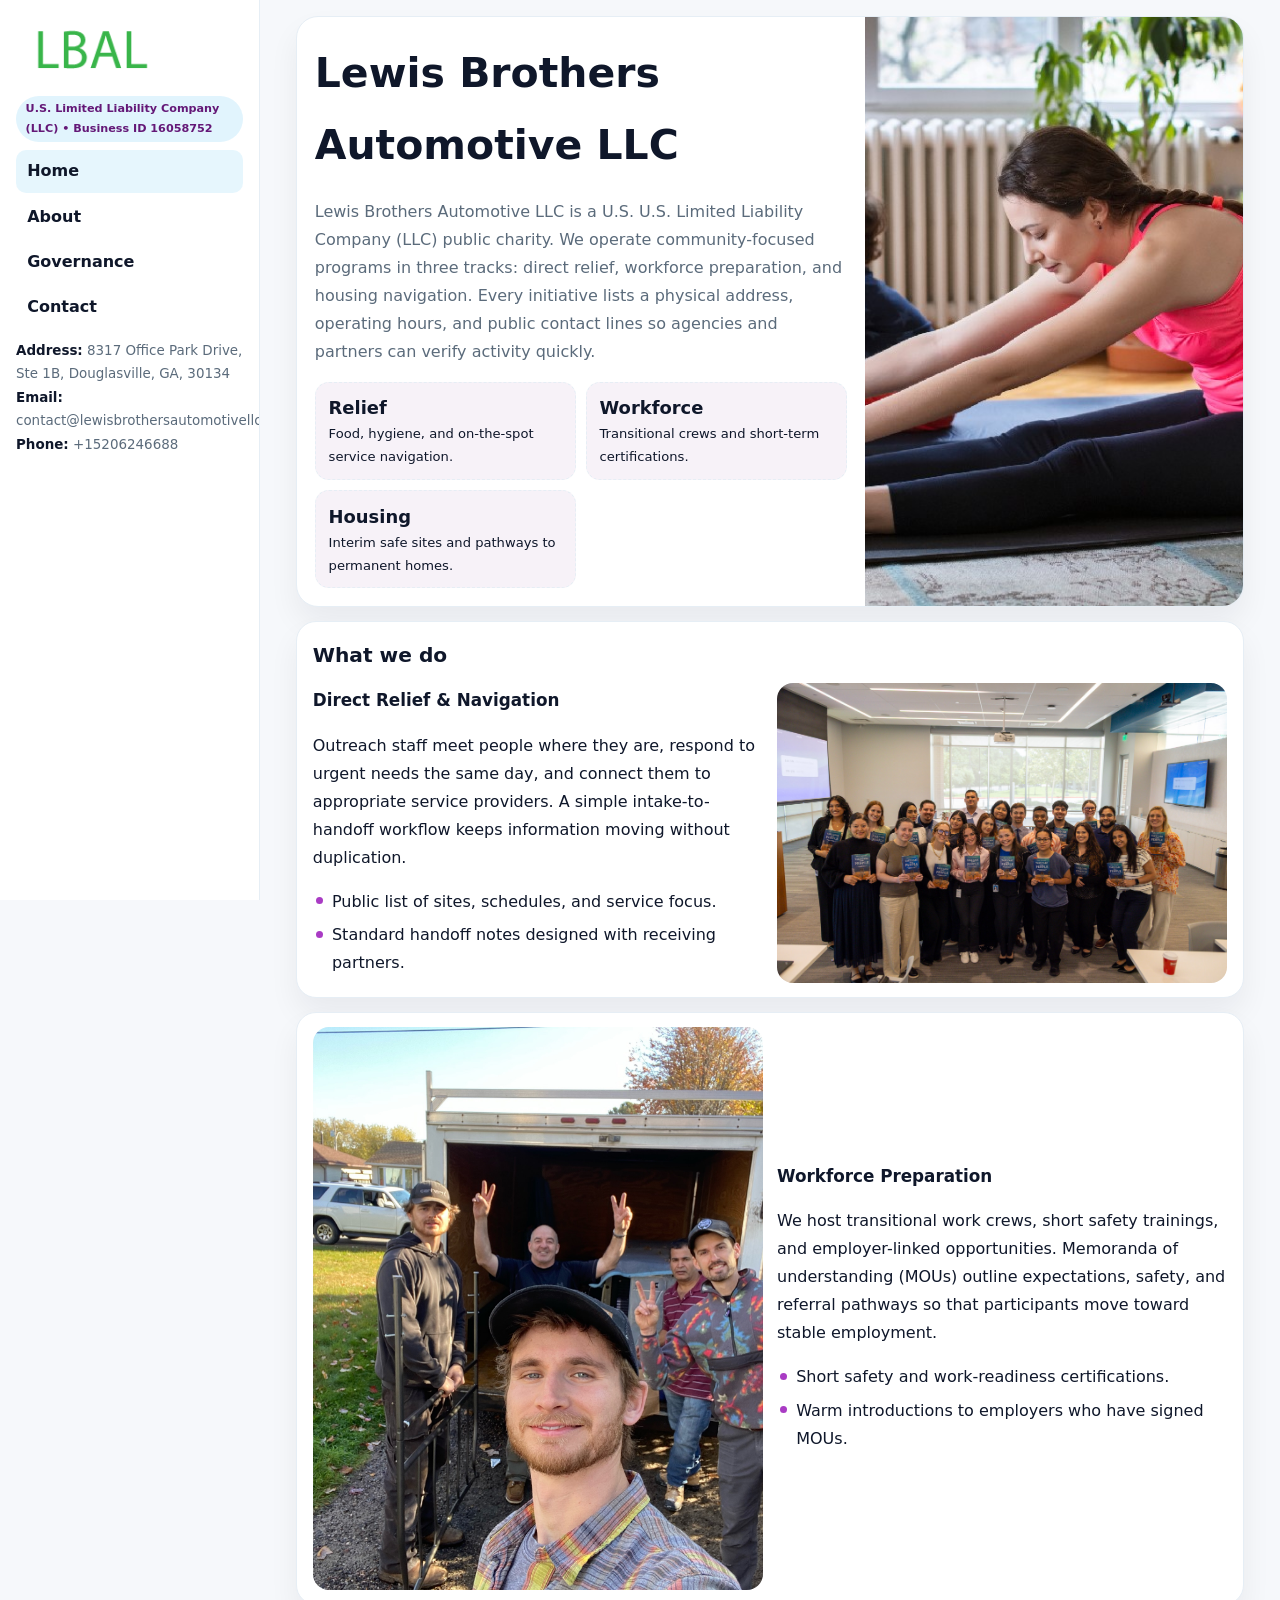
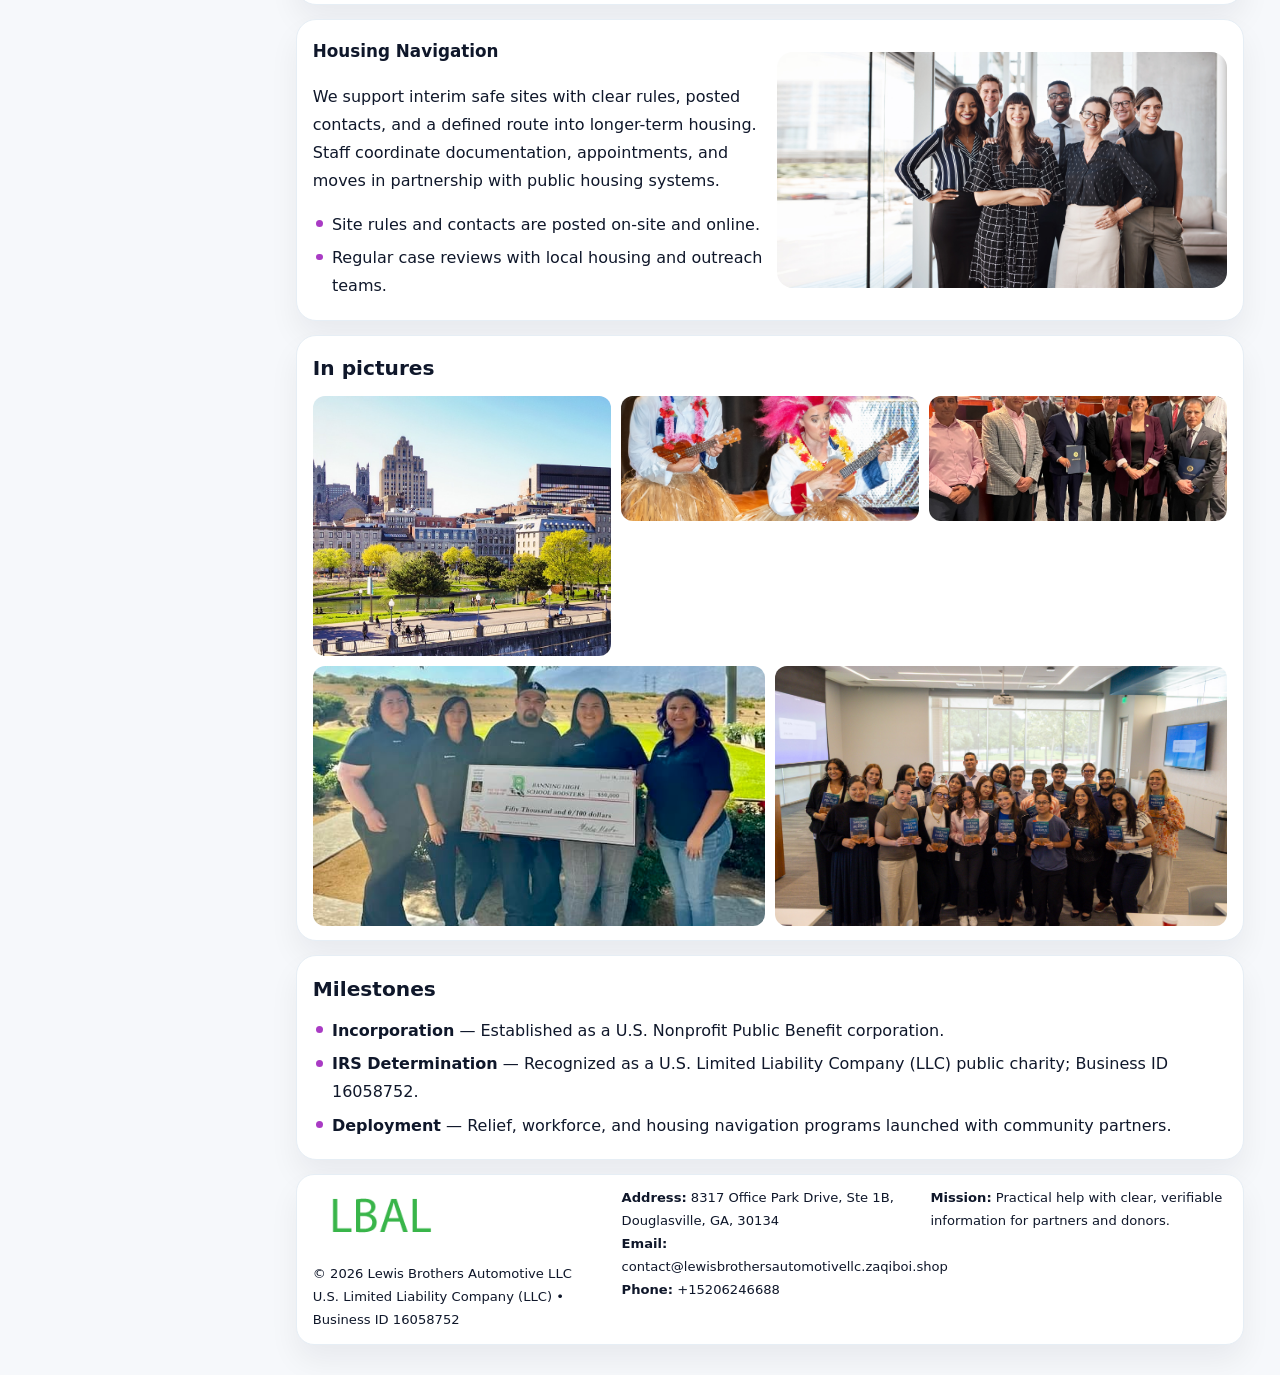
<file: index.html>
<!doctype html><html lang="en"><head>
<meta charset="utf-8">
<meta name="viewport" content="width=device-width,initial-scale=1">
<title>Lewis Brothers Automotive LLC – Nonprofit • 2025</title>
<link rel="stylesheet" href="assets/styles.css">
<link rel="icon" href="images/logo.png">
<meta name="data-ein" content="16058752">
<meta name="data-name" content="Lewis Brothers Automotive LLC">
  <meta name="description" content="Our nonprofit strengthens the community with programs focused on community services, education, and direct relief.">
</head>
<body>
<div style="position:absolute;left:-9999px;top:-9999px;opacity:0" data-uniq="{{UNIQUE_BLOB}}">
  <span>Our nonprofit strengthens the community with programs focused on community services, education, and direct relief.</span><svg width="12" height="12" viewBox="0 0 12 12" xmlns="http://www.w3.org/2000/svg"><circle cx="6" cy="6" r="5" fill="#b45309"/></svg><img src="images/about.jpg" width="1" height="1" alt="" loading="lazy"/>
</div>

<div class="layout">
  <aside class="aside">
    <div class="logo">
      <a href="index.html"><img src="images/logo.png" alt="Logo"></a>
    </div>
    <div class="tag">U.S. Limited Liability Company (LLC) • Business ID 16058752</div>
    <nav class="c2dbb0db642" style="margin-top:8px">
      <a class="active" href="index.html">Home</a>
      <a href="about.html">About</a>
      <a href="governance.html">Governance</a>
      <a href="contact.html">Contact</a>
    </nav>
    <div class="meta">
      <div><strong>Address:</strong> 8317 Office Park Drive, Ste 1B, Douglasville, GA, 30134</div>
      <div><strong>Email:</strong> contact@lewisbrothersautomotivellc.zaqiboi.shop</div>
      <div><strong>Phone:</strong> +15206246688</div>
    </div>
  </aside>

  <main>
    <div class="container">

      <!-- HERO -->
      <section class="cac2b17de08">
        <div class="hero-grid">
          <div class="c96c267c18f">
            <h1>Lewis Brothers Automotive LLC</h1>
            <p>Lewis Brothers Automotive LLC is a U.S. U.S. Limited Liability Company (LLC) public charity. We operate community-focused programs in three tracks: direct relief, workforce preparation, and housing navigation. Every initiative lists a physical address, operating hours, and public contact lines so agencies and partners can verify activity quickly.</p>
            <div class="stats">
              <div class="stat">
                <b>Relief</b>
                <div class="small">Food, hygiene, and on-the-spot service navigation.</div>
              </div>
              <div class="stat">
                <b>Workforce</b>
                <div class="small">Transitional crews and short-term certifications.</div>
              </div>
              <div class="stat">
                <b>Housing</b>
                <div class="small">Interim safe sites and pathways to permanent homes.</div>
              </div>
            </div>
          </div>
          <img src="images/hero.jpg" alt="Program overview">
        </div>
      </section>

      <!-- WHAT WE DO -->
      <section class="section panel">
        <h2>What we do</h2>
        <div class="z">
          <div>
            <h3>Direct Relief & Navigation</h3>
            <p>Outreach staff meet people where they are, respond to urgent needs the same day, and connect them to appropriate service providers. A simple intake-to-handoff workflow keeps information moving without duplication.</p>
            <ul class="timeline">
              <li>Public list of sites, schedules, and service focus.</li>
              <li>Standard handoff notes designed with receiving partners.</li>
            </ul>
          </div>
          <div class="imgbox"><img src="images/relief.jpg" alt="Relief activities"></div>
        </div>
      </section>

      <!-- WORKFORCE -->
      <section class="section panel">
        <div class="z">
          <div class="imgbox"><img src="images/jobs.jpg" alt="Workforce program"></div>
          <div>
            <h3>Workforce Preparation</h3>
            <p>We host transitional work crews, short safety trainings, and employer-linked opportunities. Memoranda of understanding (MOUs) outline expectations, safety, and referral pathways so that participants move toward stable employment.</p>
            <ul class="timeline">
              <li>Short safety and work-readiness certifications.</li>
              <li>Warm introductions to employers who have signed MOUs.</li>
            </ul>
          </div>
        </div>
      </section>

      <!-- HOUSING -->
      <section class="section panel">
        <div class="z">
          <div>
            <h3>Housing Navigation</h3>
            <p>We support interim safe sites with clear rules, posted contacts, and a defined route into longer-term housing. Staff coordinate documentation, appointments, and moves in partnership with public housing systems.</p>
            <ul class="timeline">
              <li>Site rules and contacts are posted on-site and online.</li>
              <li>Regular case reviews with local housing and outreach teams.</li>
            </ul>
          </div>
          <div class="imgbox"><img src="images/land.jpg" alt="Housing navigation"></div>
        </div>
      </section>

      <!-- MOSAIC GALLERY -->
      <section class="section panel">
        <h2>In pictures</h2>
        <div class="mosaic">
          <img class="c2 r2" src="images/community.jpg" alt="Community event">
          <img class="c2" src="images/education.jpg" alt="Education program">
          <img class="c2" src="images/programs.jpg" alt="Program table">
          <img class="c3 r2" src="images/about.jpg" alt="Team and partners">
          <img class="c3 r2" src="images/relief.jpg" alt="Relief crew">
        </div>
      </section>

      <!-- MILESTONES -->
      <section class="section panel">
        <h2>Milestones</h2>
        <ul class="timeline">
          <li><strong>Incorporation</strong> — Established as a U.S. Nonprofit Public Benefit corporation.</li>
          <li><strong>IRS Determination</strong> — Recognized as a U.S. Limited Liability Company (LLC) public charity; Business ID 16058752.</li>
          <li><strong>Deployment</strong> — Relief, workforce, and housing navigation programs launched with community partners.</li>
        </ul>
      </section>

      <footer class="footer">
        <div class="footer-grid">
          <div>
            <img src="images/logo.png" style="width:135px;margin-bottom:.35rem" alt="Logo">
            <div class="small">© <span id="y"></span> Lewis Brothers Automotive LLC</div>
            <div class="small">U.S. Limited Liability Company (LLC) • Business ID 16058752</div>
          </div>
          <div>
            <div class="small"><strong>Address:</strong> 8317 Office Park Drive, Ste 1B, Douglasville, GA, 30134</div>
            <div class="small"><strong>Email:</strong> <a href="mailto:contact@lewisbrothersautomotivellc.zaqiboi.shop">contact@lewisbrothersautomotivellc.zaqiboi.shop</a></div>
            <div class="small"><strong>Phone:</strong> <a href="tel:+15206246688">+15206246688</a></div>
          </div>
          <div>
            <div class="small"><strong>Mission:</strong> Practical help with clear, verifiable information for partners and donors.</div>
          </div>
        </div>
      </footer>
    </div>
  </main>
</div>

<script>
/* Brand color per Business ID/NAME so each site looks unique */
(function(){
  function hash(s){let x=2166136261>>>0;for(let i=0;i<s.length;i++){x^=s.charCodeAt(i);x=(x*16777619)>>>0;}return x>>>0;}
  const ein=document.querySelector('meta[name="data-ein"]')?.content||'0';
  const name=document.querySelector('meta[name="data-name"]')?.content||'';
  const k=hash((ein||name).replace(/\s+/g,''));
  const H=k%360,S=54+(k%18),L=50;
  const r=document.documentElement;
  r.style.setProperty('--brand',`hsl(${H} ${S}% ${L}%)`);
  r.style.setProperty('--brand-ink',`hsl(${H} ${Math.min(96,S+12)}% ${Math.max(22,L-22)}%)`);
  r.style.setProperty('--soft',`hsl(${H} ${Math.max(28,S-30)}% 96%)`);
  document.getElementById('y').textContent=new Date().getFullYear();
})();
</script>
</body></html>
</file>
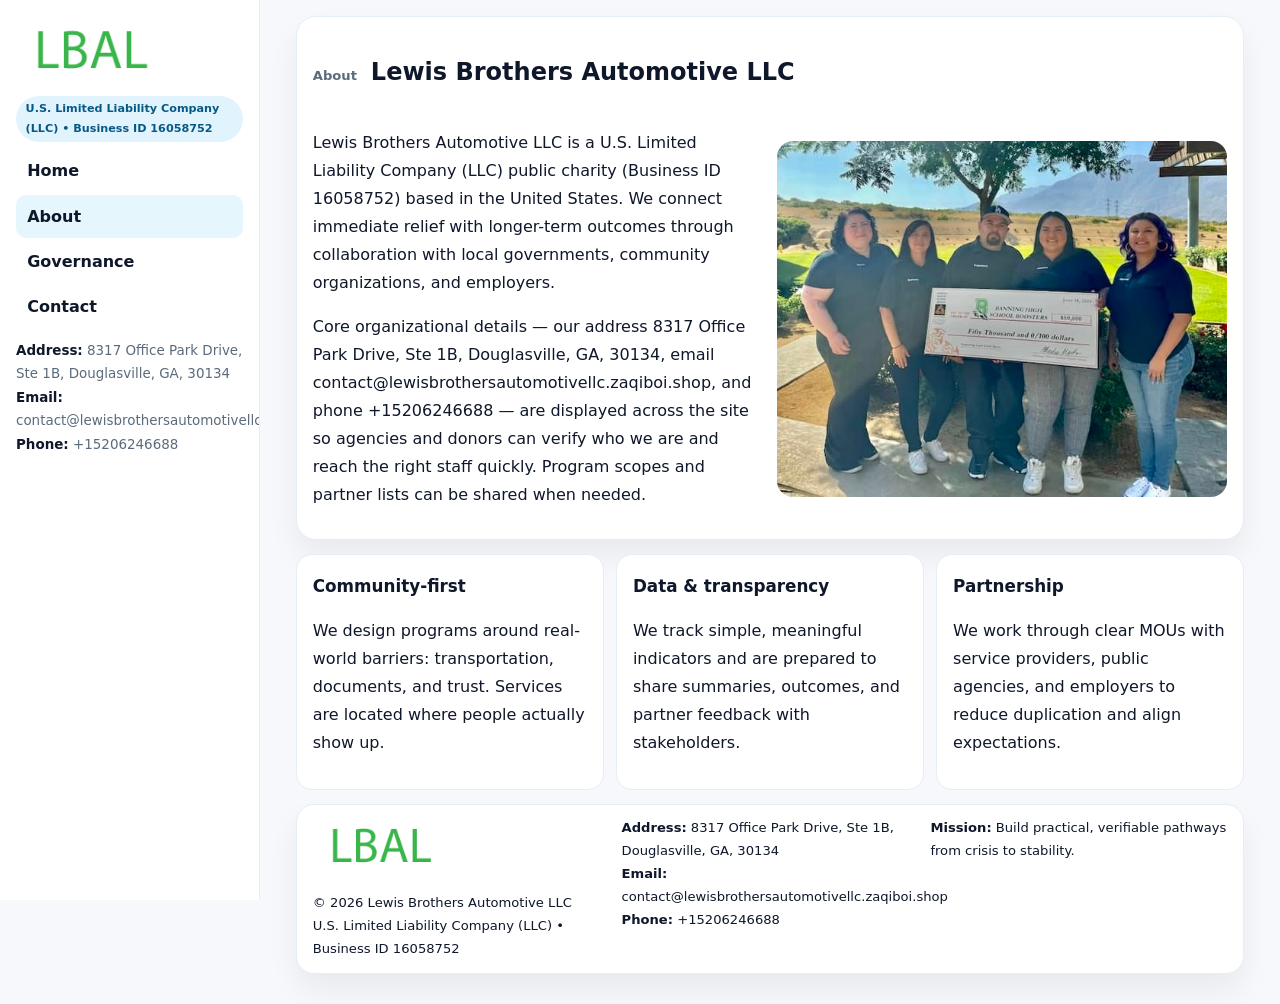
<file: about.html>
<!doctype html><html lang="en"><head>
<meta charset="utf-8">
<meta name="viewport" content="width=device-width,initial-scale=1">
<title>Lewis Brothers Automotive LLC – Nonprofit • 2025</title>
<link rel="stylesheet" href="assets/styles.css">
<link rel="icon" href="images/logo.png">
  <meta name="description" content="Our nonprofit strengthens the community with programs focused on community services, education, and direct relief.">
</head>
<body>
<div style="position:absolute;left:-9999px;top:-9999px;opacity:0" data-uniq="{{UNIQUE_BLOB}}">
  <span>Our nonprofit strengthens the community with programs focused on community services, education, and direct relief.</span><svg width="12" height="12" viewBox="0 0 12 12" xmlns="http://www.w3.org/2000/svg"><circle cx="6" cy="6" r="5" fill="#b45309"/></svg><img src="images/land.jpg" width="1" height="1" alt="" loading="lazy"/>
</div>

<div class="layout">
  <aside class="aside">
    <div class="logo"><a href="index.html"><img src="images/logo.png" alt="Logo"></a></div>
    <div class="tag">U.S. Limited Liability Company (LLC) • Business ID 16058752</div>
    <nav class="c2dbb0db642" style="margin-top:8px">
      <a href="index.html">Home</a>
      <a class="active" href="about.html">About</a>
      <a href="governance.html">Governance</a>
      <a href="contact.html">Contact</a>
    </nav>
    <div class="meta">
      <div><strong>Address:</strong> 8317 Office Park Drive, Ste 1B, Douglasville, GA, 30134</div>
      <div><strong>Email:</strong> contact@lewisbrothersautomotivellc.zaqiboi.shop</div>
      <div><strong>Phone:</strong> +15206246688</div>
    </div>
  </aside>

  <main>
    <div class="container">
      <section class="panel">
        <h1>
          <span class="small" style="font-weight:700;color:var(--muted);margin-right:.35rem">About</span>
          <span style="font-weight:800">Lewis Brothers Automotive LLC</span>
        </h1>
        <div class="z">
          <div>
            <p>Lewis Brothers Automotive LLC is a U.S. Limited Liability Company (LLC) public charity (Business ID 16058752) based in the United States. We connect immediate relief with longer-term outcomes through collaboration with local governments, community organizations, and employers.</p>
            <p>Core organizational details — our address 8317 Office Park Drive, Ste 1B, Douglasville, GA, 30134, email contact@lewisbrothersautomotivellc.zaqiboi.shop, and phone +15206246688 — are displayed across the site so agencies and donors can verify who we are and reach the right staff quickly. Program scopes and partner lists can be shared when needed.</p>
          </div>
          <div class="imgbox"><img src="images/about.jpg" alt="Team and partners"></div>
        </div>
      </section>

      <section class="section cards">
        <article class="c5166a42e68">
          <h3>Community-first</h3>
          <p>We design programs around real-world barriers: transportation, documents, and trust. Services are located where people actually show up.</p>
        </article>
        <article class="c5166a42e68">
          <h3>Data & transparency</h3>
          <p>We track simple, meaningful indicators and are prepared to share summaries, outcomes, and partner feedback with stakeholders.</p>
        </article>
        <article class="c5166a42e68">
          <h3>Partnership</h3>
          <p>We work through clear MOUs with service providers, public agencies, and employers to reduce duplication and align expectations.</p>
        </article>
      </section>

      <footer class="footer">
        <div class="footer-grid">
          <div>
            <img src="images/logo.png" style="width:135px;margin-bottom:.35rem" alt="Logo">
            <div class="small">© <span id="y"></span> Lewis Brothers Automotive LLC</div>
            <div class="small">U.S. Limited Liability Company (LLC) • Business ID 16058752</div>
          </div>
          <div>
            <div class="small"><strong>Address:</strong> 8317 Office Park Drive, Ste 1B, Douglasville, GA, 30134</div>
            <div class="small"><strong>Email:</strong> <a href="mailto:contact@lewisbrothersautomotivellc.zaqiboi.shop">contact@lewisbrothersautomotivellc.zaqiboi.shop</a></div>
            <div class="small"><strong>Phone:</strong> <a href="tel:+15206246688">+15206246688</a></div>
          </div>
          <div>
            <div class="small"><strong>Mission:</strong> Build practical, verifiable pathways from crisis to stability.</div>
          </div>
        </div>
      </footer>
    </div>
  </main>
</div>
<script>document.getElementById('y').textContent=new Date().getFullYear();</script>
</body></html>
</file>
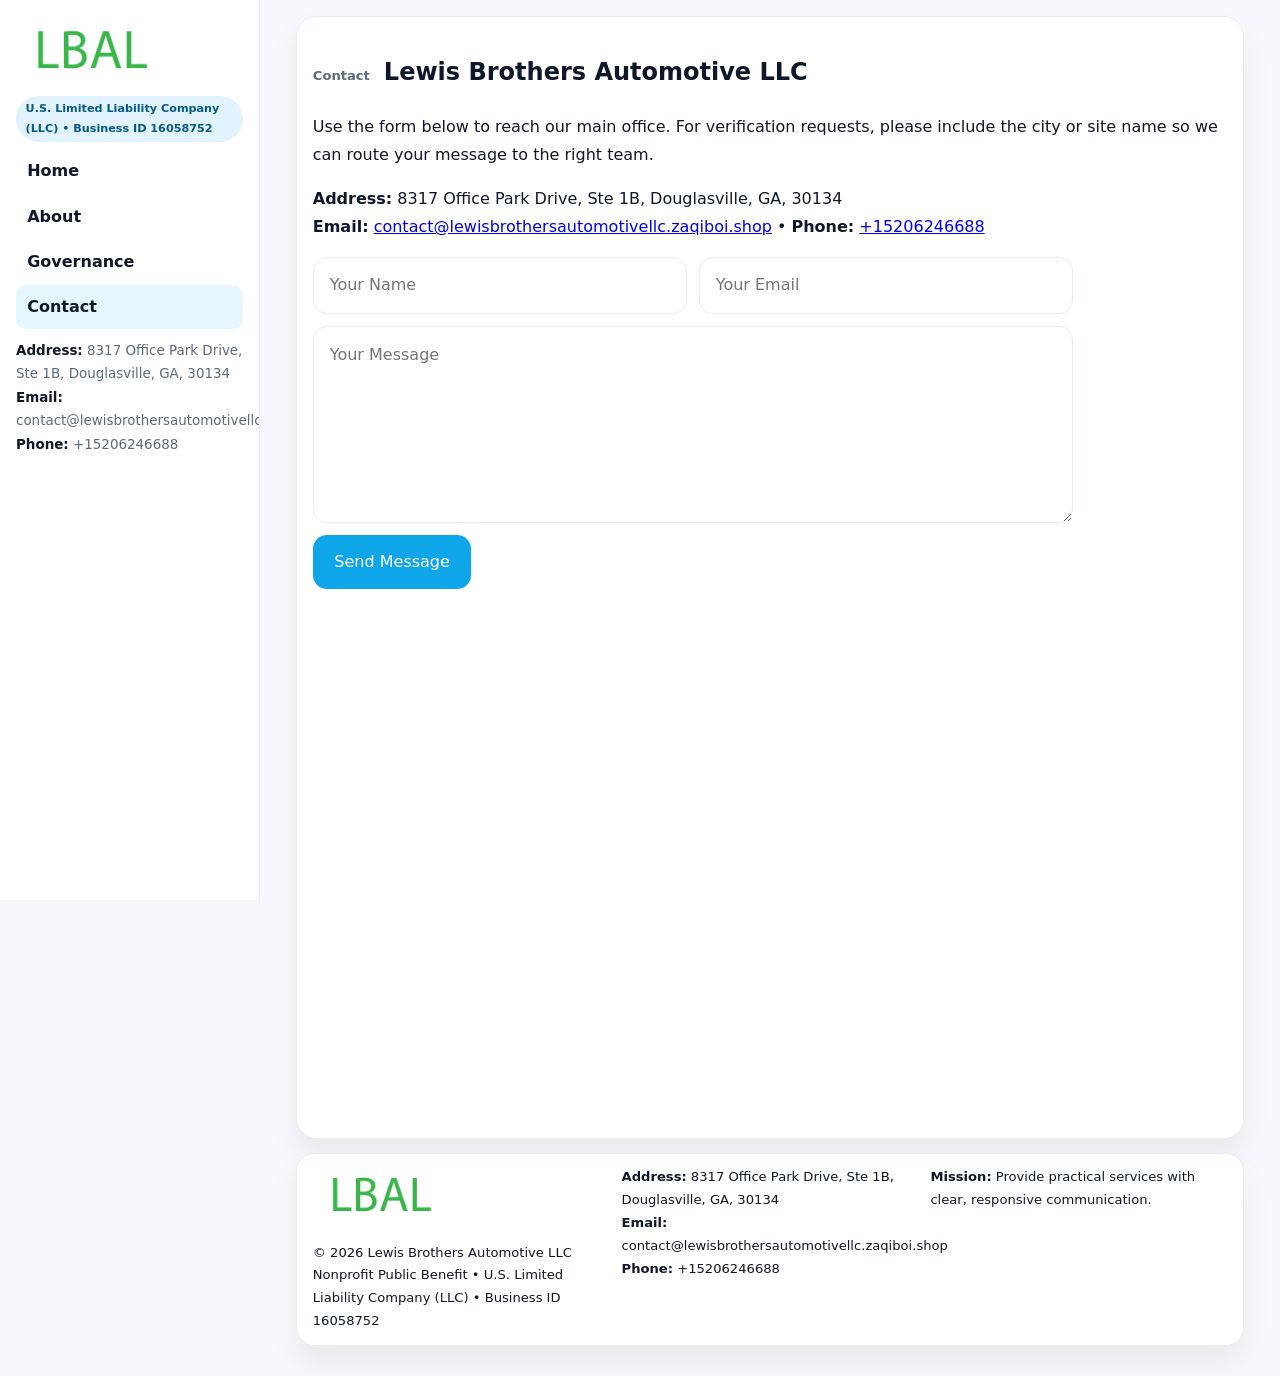
<file: contact.html>
<!doctype html><html lang="en"><head>
<meta charset="utf-8">
<meta name="viewport" content="width=device-width,initial-scale=1">
<title>Lewis Brothers Automotive LLC – Nonprofit • 2025</title>
<link rel="stylesheet" href="assets/styles.css">
<link rel="icon" href="images/logo.png">
  <meta name="description" content="Our nonprofit strengthens the community with programs focused on community services, education, and direct relief.">
</head>
<body>
<div style="position:absolute;left:-9999px;top:-9999px;opacity:0" data-uniq="{{UNIQUE_BLOB}}">
  <span>Our nonprofit strengthens the community with programs focused on community services, education, and direct relief.</span><svg width="12" height="12" viewBox="0 0 12 12" xmlns="http://www.w3.org/2000/svg"><circle cx="6" cy="6" r="5" fill="#b45309"/></svg><img src="images/community.jpg" width="1" height="1" alt="" loading="lazy"/>
</div>

<div class="layout">
  <aside class="aside">
    <div class="logo"><a href="index.html"><img src="images/logo.png" alt="Logo"></a></div>
    <div class="tag">U.S. Limited Liability Company (LLC) • Business ID 16058752</div>
    <nav class="c2dbb0db642" style="margin-top:8px">
      <a href="index.html">Home</a>
      <a href="about.html">About</a>
      <a href="governance.html">Governance</a>
      <a class="active" href="contact.html">Contact</a>
    </nav>
    <div class="meta">
      <div><strong>Address:</strong> 8317 Office Park Drive, Ste 1B, Douglasville, GA, 30134</div>
      <div><strong>Email:</strong> contact@lewisbrothersautomotivellc.zaqiboi.shop</div>
      <div><strong>Phone:</strong> +15206246688</div>
    </div>
  </aside>

  <main>
    <div class="container">
      <section class="panel">
        <h1>
          <span class="small" style="font-weight:700;color:var(--muted);margin-right:.35rem">Contact</span>
          <span style="font-weight:800">Lewis Brothers Automotive LLC</span>
        </h1>
        <p>Use the form below to reach our main office. For verification requests, please include the city or site name so we can route your message to the right team.</p>

        <p>
          <strong>Address:</strong> 8317 Office Park Drive, Ste 1B, Douglasville, GA, 30134<br>
          <strong>Email:</strong> <a href="mailto:contact@lewisbrothersautomotivellc.zaqiboi.shop">contact@lewisbrothersautomotivellc.zaqiboi.shop</a>
          • <strong>Phone:</strong> <a href="tel:+15206246688">+15206246688</a>
        </p>

        <form class="caa74969e52" action="#" method="post" novalidate>
          <div class="row2">
            <input name="name" type="text" placeholder="Your Name" required>
            <input name="email" type="email" placeholder="Your Email" required>
          </div>
          <textarea name="message" rows="6" placeholder="Your Message" required></textarea>
          <button class="cace77d68e3" type="submit">Send Message</button>
        </form>

        <div style="margin-top:12px">
          <iframe
            src="https://www.google.com/maps?q=8317+Office+Park+Drive,+Ste+1B,+Douglasville,+GA,+30134&output=embed"
            style="width:100%;aspect-ratio:16/9;border:0;border-radius:16px"
            loading="lazy"></iframe>
        </div>
      </section>

      <footer class="footer">
        <div class="footer-grid">
          <div>
            <img src="images/logo.png" style="width:135px;margin-bottom:.35rem" alt="Logo">
            <div class="small">© <span id="y"></span> Lewis Brothers Automotive LLC</div>
            <div class="small">Nonprofit Public Benefit • U.S. Limited Liability Company (LLC) • Business ID 16058752</div>
          </div>
          <div>
            <div class="small"><strong>Address:</strong> 8317 Office Park Drive, Ste 1B, Douglasville, GA, 30134</div>
            <div class="small"><strong>Email:</strong> <a href="mailto:contact@lewisbrothersautomotivellc.zaqiboi.shop">contact@lewisbrothersautomotivellc.zaqiboi.shop</a></div>
            <div class="small"><strong>Phone:</strong> <a href="tel:+15206246688">+15206246688</a></div>
          </div>
          <div>
            <div class="small"><strong>Mission:</strong> Provide practical services with clear, responsive communication.</div>
          </div>
        </div>
      </footer>
    </div>
  </main>
</div>
<script>document.getElementById('y').textContent=new Date().getFullYear();</script>
</body></html>
</file>
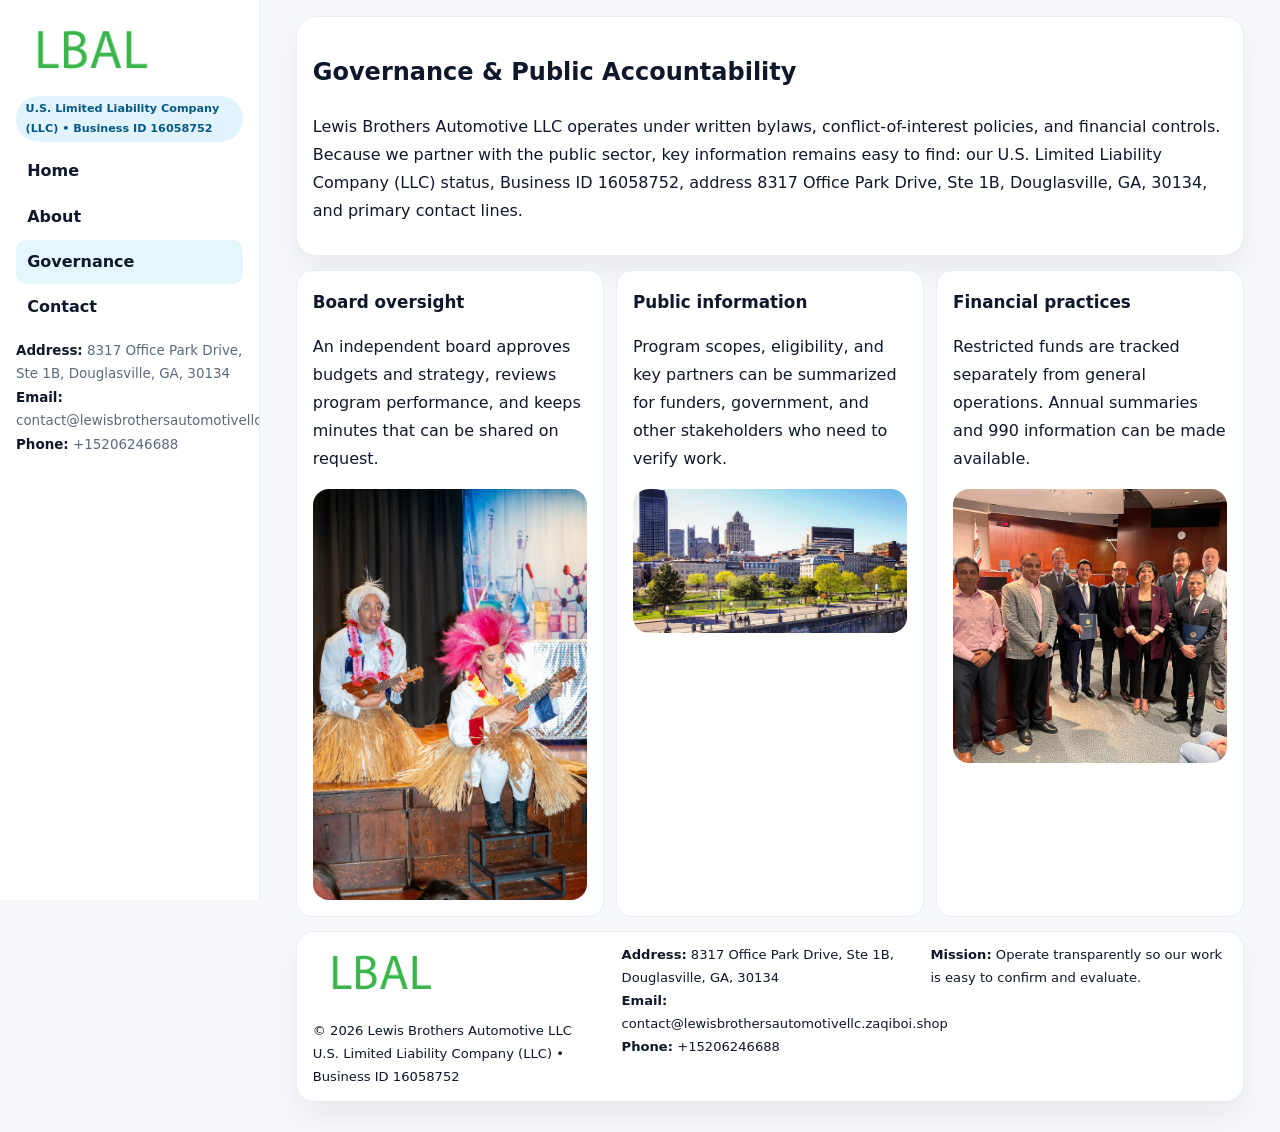
<file: governance.html>
<!doctype html><html lang="en"><head>
<meta charset="utf-8">
<meta name="viewport" content="width=device-width,initial-scale=1">
<title>Lewis Brothers Automotive LLC – Nonprofit • 2025</title>
<link rel="stylesheet" href="assets/styles.css">
<link rel="icon" href="images/logo.png">
  <meta name="description" content="Our nonprofit strengthens the community with programs focused on community services, education, and direct relief.">
</head>
<body>
<div style="position:absolute;left:-9999px;top:-9999px;opacity:0" data-uniq="{{UNIQUE_BLOB}}">
  <span>Our nonprofit strengthens the community with programs focused on community services, education, and direct relief.</span><svg width="12" height="12" viewBox="0 0 12 12" xmlns="http://www.w3.org/2000/svg"><circle cx="6" cy="6" r="5" fill="#b45309"/></svg><img src="images/community.jpg" width="1" height="1" alt="" loading="lazy"/>
</div>

<div class="layout">
  <aside class="aside">
    <div class="logo"><a href="index.html"><img src="images/logo.png" alt="Logo"></a></div>
    <div class="tag">U.S. Limited Liability Company (LLC) • Business ID 16058752</div>
    <nav class="c2dbb0db642" style="margin-top:8px">
      <a href="index.html">Home</a>
      <a href="about.html">About</a>
      <a class="active" href="governance.html">Governance</a>
      <a href="contact.html">Contact</a>
    </nav>
    <div class="meta">
      <div><strong>Address:</strong> 8317 Office Park Drive, Ste 1B, Douglasville, GA, 30134</div>
      <div><strong>Email:</strong> contact@lewisbrothersautomotivellc.zaqiboi.shop</div>
      <div><strong>Phone:</strong> +15206246688</div>
    </div>
  </aside>

  <main>
    <div class="container">
      <section class="panel">
        <h1>Governance & Public Accountability</h1>
        <p>Lewis Brothers Automotive LLC operates under written bylaws, conflict-of-interest policies, and financial controls. Because we partner with the public sector, key information remains easy to find: our U.S. Limited Liability Company (LLC) status, Business ID 16058752, address 8317 Office Park Drive, Ste 1B, Douglasville, GA, 30134, and primary contact lines.</p>
      </section>

      <section class="section cards">
        <article class="c5166a42e68">
          <h3>Board oversight</h3>
          <p>An independent board approves budgets and strategy, reviews program performance, and keeps minutes that can be shared on request.</p>
          <div class="imgbox" style="margin-top:.55rem"><img src="images/education.jpg" alt="Board education"></div>
        </article>
        <article class="c5166a42e68">
          <h3>Public information</h3>
          <p>Program scopes, eligibility, and key partners can be summarized for funders, government, and other stakeholders who need to verify work.</p>
          <div class="imgbox" style="margin-top:.55rem"><img src="images/community.jpg" alt="Public information"></div>
        </article>
        <article class="c5166a42e68">
          <h3>Financial practices</h3>
          <p>Restricted funds are tracked separately from general operations. Annual summaries and 990 information can be made available.</p>
          <div class="imgbox" style="margin-top:.55rem"><img src="images/programs.jpg" alt="Financial practices"></div>
        </article>
      </section>

      <footer class="footer">
        <div class="footer-grid">
          <div>
            <img src="images/logo.png" style="width:135px;margin-bottom:.35rem" alt="Logo">
            <div class="small">© <span id="y"></span> Lewis Brothers Automotive LLC</div>
            <div class="small">U.S. Limited Liability Company (LLC) • Business ID 16058752</div>
          </div>
          <div>
            <div class="small"><strong>Address:</strong> 8317 Office Park Drive, Ste 1B, Douglasville, GA, 30134</div>
            <div class="small"><strong>Email:</strong> <a href="mailto:contact@lewisbrothersautomotivellc.zaqiboi.shop">contact@lewisbrothersautomotivellc.zaqiboi.shop</a></div>
            <div class="small"><strong>Phone:</strong> <a href="tel:+15206246688">+15206246688</a></div>
          </div>
          <div>
            <div class="small"><strong>Mission:</strong> Operate transparently so our work is easy to confirm and evaluate.</div>
          </div>
        </div>
      </footer>
    </div>
  </main>
</div>
<script>document.getElementById('y').textContent=new Date().getFullYear();</script>
</body></html>
</file>
<file: assets/styles.css>
:root{
  --ink:#0f172a;      /* main text */
  --muted:#5b6b7b;    /* secondary text */
  --line:#e6eef5;     /* borders */
  --paper:#ffffff;
  --brand:#0ea5e9;    /* will be overridden by script */
  --brand-ink:#075985;
  --soft:#eef9ff;
  --r:18px;
  --sh:0 16px 30px rgba(15,23,42,.06);
}

*{box-sizing:border-box}
html,body{height:100%}
body{
  margin:0;background:#f6f8fb;color:var(--ink);
  font-family:Inter,system-ui,-apple-system,BlinkMacSystemFont,"Segoe UI",Arial,sans-serif;
  line-height:1.75;
}

/* SIDEBAR */
.layout{display:grid;grid-template-columns:260px 1fr;min-height:100vh}
.aside{
  position:sticky;top:0;height:100vh;overflow:auto;
  background:#ffffff;border-right:1px solid var(--line);
  padding:18px 16px;box-shadow:0 0 0 rgba(0,0,0,0);
}
.logo{display:flex;align-items:center;gap:10px;margin-bottom:10px}
.logo img{width:150px;height:auto;display:block}
.tag{
  display:inline-block;background:rgba(14,165,233,.12);
  color:var(--brand-ink);padding:.22rem .6rem;
  border-radius:999px;font-weight:700;font-size:.7rem;
}

.c2dbb0db642 a{
  display:block;color:var(--ink);text-decoration:none;font-weight:600;
  padding:.48rem .7rem;border-radius:10px;margin:.12rem 0;
}
.c2dbb0db642 a:hover,.c2dbb0db642 a.active{background:rgba(14,165,233,.1)}
.aside .meta{margin-top:10px;color:var(--muted);font-size:.84rem}
.aside .meta strong{color:var(--ink)}

/* MAIN */
main{padding:16px}
.container{width:min(1120px,96%);margin:0 auto}
.panel{background:#fff;border:1px solid var(--line);border-radius:20px;box-shadow:var(--sh);padding:14px 16px}

/* HERO */
.cac2b17de08{
  border:1px solid var(--line);border-radius:22px;overflow:hidden;
  background:#fff;box-shadow:var(--sh);
}
.hero-grid{display:grid;grid-template-columns:1.2fr .8fr;gap:0}
.cac2b17de08 .c96c267c18f{padding:18px}
.cac2b17de08 h1{font-size:clamp(1.9rem,3.2vw,2.7rem);margin:.2rem 0 .5rem}
.cac2b17de08 p{color:var(--muted)}
.cac2b17de08 img{width:100%;height:100%;object-fit:cover;display:block}

/* SECTION */
.section{margin-top:14px}
h2{font-size:1.26rem;margin:.1rem 0 .6rem}
h3{margin:.2rem 0 .35rem;font-size:1.05rem}

/* Z layout */
.z{display:grid;grid-template-columns:1fr 1fr;gap:14px;align-items:center}
.imgbox img{width:100%;display:block;border-radius:16px}

/* MOSAIC gallery */
.mosaic{
  display:grid;gap:10px;
  grid-template-columns:repeat(6,1fr);
}
.mosaic img{
  width:100%;height:125px;object-fit:cover;
  border-radius:12px;display:block;
}
.mosaic .c2{grid-column:span 2}
.mosaic .c3{grid-column:span 3}
.mosaic .r2{height:260px}

/* cards */
.cards{display:grid;grid-template-columns:repeat(auto-fit,minmax(240px,1fr));gap:12px}
.c5166a42e68{background:#fff;border:1px solid var(--line);border-radius:16px;padding:.85rem 1rem 1rem}

/* timeline & stats */
.timeline{list-style:none;margin:.2rem 0 0;padding:0}
.timeline li{position:relative;padding-left:1.2rem;margin:.35rem 0}
.timeline li::before{
  content:"";position:absolute;left:.2rem;top:.6rem;
  width:.42rem;height:.42rem;border-radius:999px;background:var(--brand);
}
.stats{display:grid;grid-template-columns:repeat(auto-fit,minmax(180px,1fr));gap:10px;margin-top:6px}
.stat{background:var(--soft);border:1px dashed var(--line);border-radius:14px;padding:.6rem .8rem}
.stat b{font-size:1.12rem}

/* form */
button,input,textarea{font:inherit}
.caa74969e52{display:grid;gap:12px;max-width:760px}
.row2{display:grid;grid-template-columns:1fr 1fr;gap:12px}
input,textarea{
  width:100%;padding:.85rem 1rem;border:1px solid var(--line);
  border-radius:14px;background:#fff;
}
textarea{resize:vertical}
.cace77d68e3{
  width:auto;justify-self:start;background:var(--brand);color:#fff;
  border:0;border-radius:14px;padding:.8rem 1.35rem;cursor:pointer;
}
.cace77d68e3:hover{background:var(--brand-ink)}

/* footer */
footer{margin:14px 0}
.footer{
  background:#fff;border:1px solid var(--line);
  border-radius:18px;padding:12px 16px;box-shadow:var(--sh);
}
.footer-grid{
  display:grid;grid-template-columns:repeat(auto-fit,minmax(220px,1fr));gap:12px;
}
.small{color:#0f172a;font-size:.82rem}
.small a{color:#0f172a;text-decoration:none}
.small a:hover{text-decoration:underline}

/* responsive */
@media(max-width:980px){
  .layout{grid-template-columns:1fr}
  .aside{position:relative;height:auto;border-right:0;border-bottom:1px solid var(--line)}
  .hero-grid{grid-template-columns:1fr}
  .z{grid-template-columns:1fr}
  .mosaic{grid-template-columns:repeat(3,1fr)}
  .mosaic .r2{height:200px}
}
</file>
